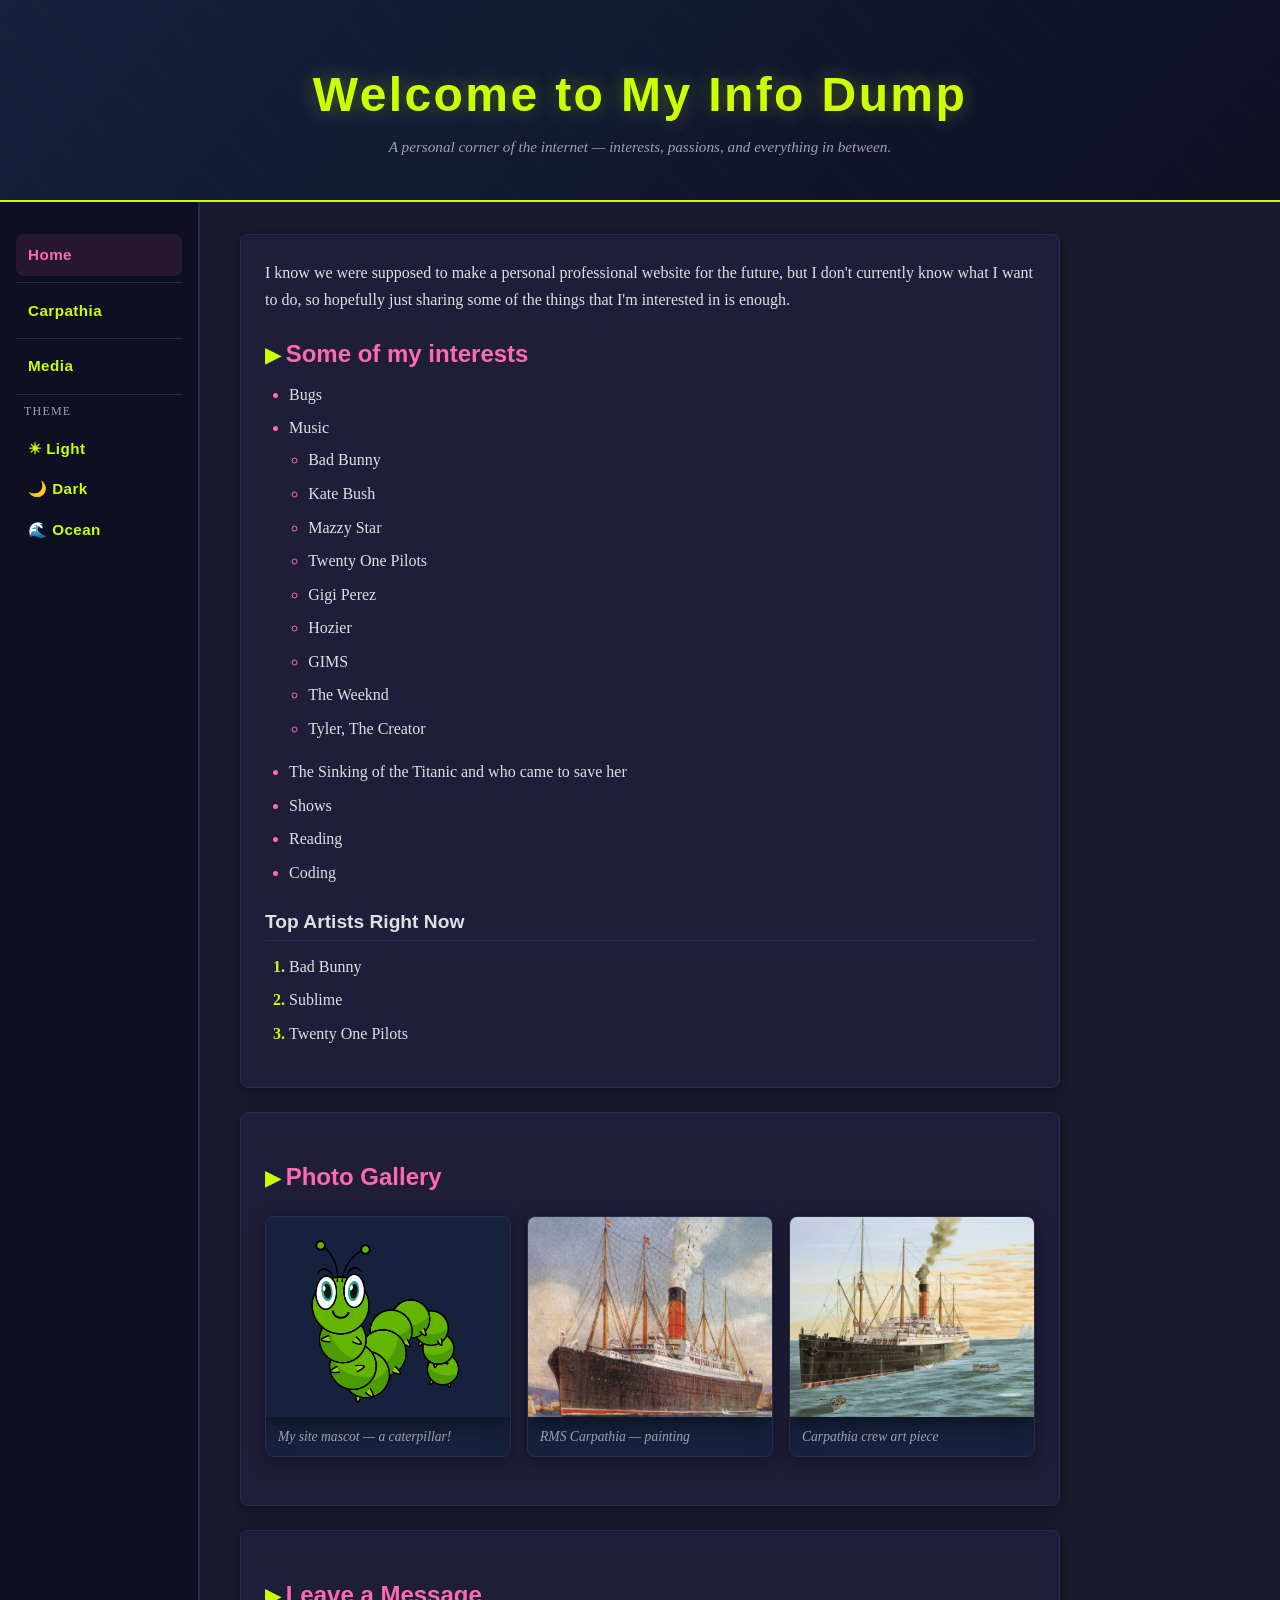
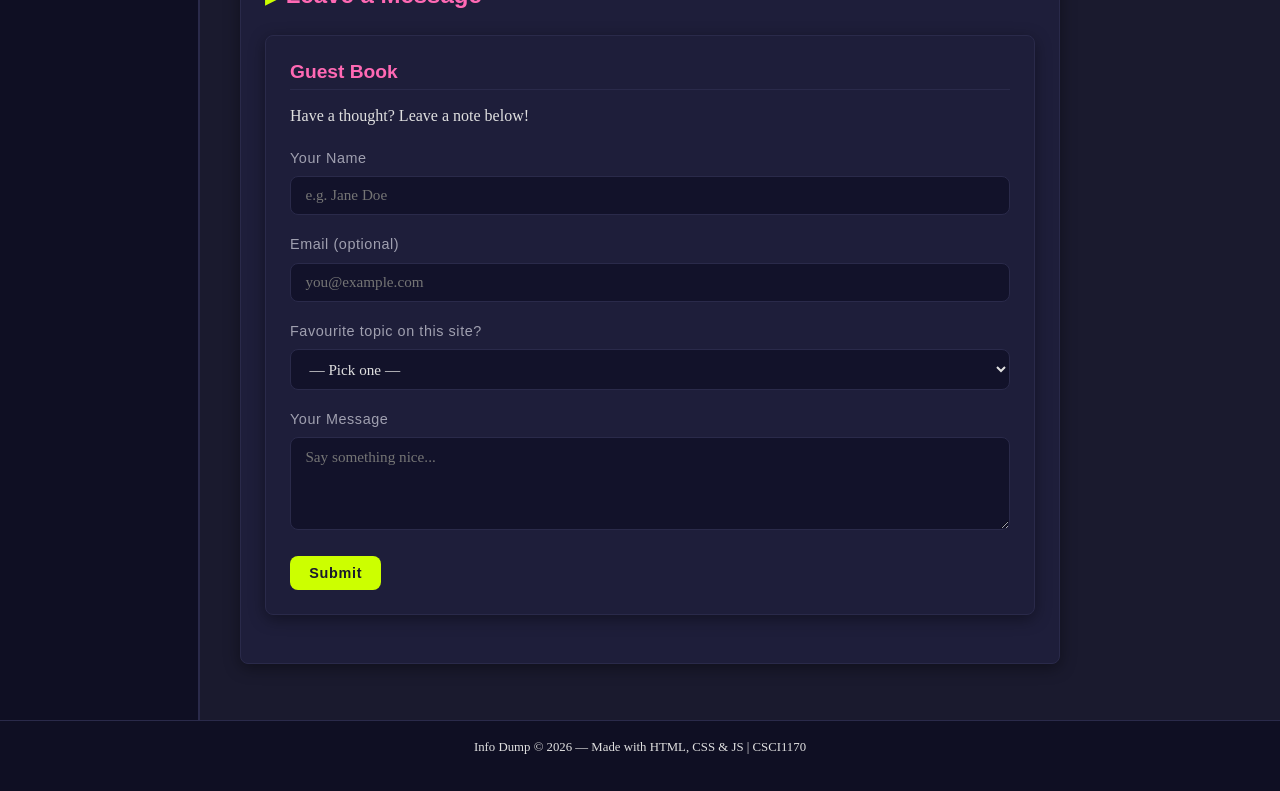
<file: index.html>
<!DOCTYPE html>
<html lang="en">
    <head>
        <meta charset="UTF-8">
        <meta name="viewport" content="width=device-width, initial-scale=1.0">
        <title>Info Dump — Home</title>
        <link rel="icon" type="image/png" href="images/Caterpillar.png">
        <link rel="stylesheet" href="style.css">
        <script src="main.js" defer></script>
    </head>
    <body>
        <div class="page-wrapper">

            <!-- Hero / Splash Section -->
            <header class="hero" role="banner">
                <h1>Welcome to My Info Dump</h1>
                <p class="subtitle">A personal corner of the internet — interests, passions, and everything in between.</p>
            </header>

            <div class="main-layout">

                <!-- Sidebar Navigation -->
                <nav class="sidebar" aria-label="Main navigation">
                    <ul>
                        <li><a id="homeLink" href="index.html" aria-current="page">Home</a></li>
                        <li><a id="carpathiaLink" href="page2.html">Carpathia</a></li>
                        <li><a id="mediaLink" href="page3.html">Media</a></li>
                        <li class="theme-label" aria-hidden="true">Theme</li>
                        <li><button onclick="setTheme('light')" aria-label="Switch to light mode">☀ Light</button></li>
                        <li><button onclick="setTheme('dark')" aria-label="Switch to dark mode">🌙 Dark</button></li>
                        <li><button onclick="setTheme('ocean')" aria-label="Switch to ocean mode">🌊 Ocean</button></li>
                    </ul>
                </nav>

                <!-- Main Content -->
                <main class="content-area" id="main-content">

                    <section>
                        <p>I know we were supposed to make a personal professional website for the future, but I don't currently know what I want to do, so hopefully just sharing some of the things that I'm interested in is enough.</p>

                        <h2>Some of my interests</h2>
                        <ul>
                            <li>Bugs</li>
                            <li>Music
                                <ul>
                                    <li>Bad Bunny</li>
                                    <li>Kate Bush</li>
                                    <li>Mazzy Star</li>
                                    <li>Twenty One Pilots</li>
                                    <li>Gigi Perez</li>
                                    <li>Hozier</li>
                                    <li>GIMS</li>
                                    <li>The Weeknd</li>
                                    <li>Tyler, The Creator</li>
                                </ul>
                            </li>
                            <li>The Sinking of the Titanic and who came to save her</li>
                            <li>Shows</li>
                            <li>Reading</li>
                            <li>Coding</li>
                        </ul>

                        <h3>Top Artists Right Now</h3>
                        <ol>
                            <li>Bad Bunny</li>
                            <li>Sublime</li>
                            <li>Twenty One Pilots</li>
                        </ol>
                    </section>

                    <!-- Photo Gallery (Grid) -->
                    <section>
                        <h2>Photo Gallery</h2>
                        <div class="photo-gallery" role="list" aria-label="Photo gallery">
                            <figure role="listitem">
                                <img src="images/Caterpillar.png" alt="A caterpillar, the site's favicon and mascot">
                                <figcaption>My site mascot — a caterpillar!</figcaption>
                            </figure>
                            <figure role="listitem">
                                <img src="images/carpathia1.jpg" alt="Painting of the RMS Carpathia at sea">
                                <figcaption>RMS Carpathia — painting</figcaption>
                            </figure>
                            <figure role="listitem">
                                <img src="images/carpathia2.jpg" alt="Large art piece depicting the Carpathia and its crew">
                                <figcaption>Carpathia crew art piece</figcaption>
                            </figure>
                        </div>
                    </section>

                    <!-- Contact Form -->
                    <section>
                        <h2>Leave a Message</h2>
                        <div class="form-container">
                            <h3>Guest Book</h3>
                            <p>Have a thought? Leave a note below!</p>
                            <div class="form-group">
                                <label for="guestName">Your Name</label>
                                <input type="text" id="guestName" name="guestName" placeholder="e.g. Jane Doe" autocomplete="name">
                            </div>
                            <div class="form-group">
                                <label for="guestEmail">Email (optional)</label>
                                <input type="email" id="guestEmail" name="guestEmail" placeholder="you@example.com" autocomplete="email">
                            </div>
                            <div class="form-group">
                                <label for="favTopic">Favourite topic on this site?</label>
                                <select id="favTopic" name="favTopic" aria-label="Select favourite topic">
                                    <option value="">— Pick one —</option>
                                    <option value="carpathia">The Carpathia</option>
                                    <option value="music">Music</option>
                                    <option value="bugs">Bugs</option>
                                    <option value="media">Media</option>
                                </select>
                            </div>
                            <div class="form-group">
                                <label for="guestMessage">Your Message</label>
                                <textarea id="guestMessage" name="guestMessage" rows="4" placeholder="Say something nice..."></textarea>
                            </div>
                            <button type="button" onclick="submitGuestBook()" aria-label="Submit guest book entry">Submit</button>
                            <p id="formResult" role="alert" aria-live="polite" style="margin-top:0.75rem; color: var(--accent); display:none;"></p>
                        </div>
                    </section>

                </main>
            </div>

            <footer>
                <p>Info Dump &copy; 2026 &mdash; Made with HTML, CSS &amp; JS | CSCI1170</p>
            </footer>
        </div>

        <script>
            function submitGuestBook() {
                const name = document.getElementById('guestName').value.trim();
                const msg = document.getElementById('guestMessage').value.trim();
                const result = document.getElementById('formResult');

                if (!name) {
                    result.style.display = 'block';
                    result.style.color = 'var(--accent-pink)';
                    result.textContent = 'Please enter your name!';
                    return;
                }
                if (!msg) {
                    result.style.display = 'block';
                    result.style.color = 'var(--accent-pink)';
                    result.textContent = 'Please write a message!';
                    return;
                }
                result.style.display = 'block';
                result.style.color = 'var(--accent)';
                result.textContent = `Thanks, ${name}! Your message has been received 🎉`;
                document.getElementById('guestName').value = '';
                document.getElementById('guestEmail').value = '';
                document.getElementById('guestMessage').value = '';
                document.getElementById('favTopic').value = '';
            }
        </script>
    </body>
</html>
</file>
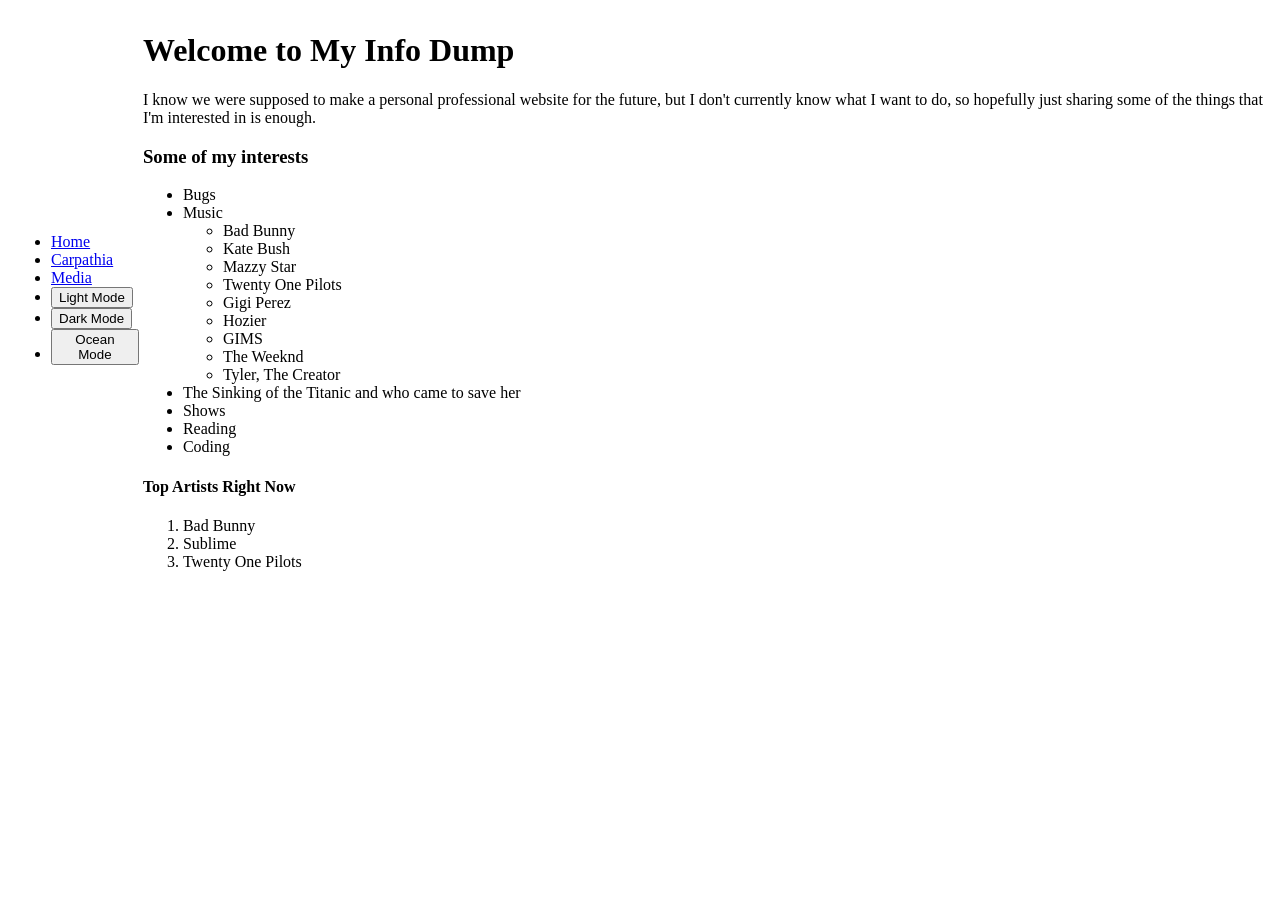
<file: page1.html>
<!DOCTYPE html>
<html lang="en">
    <head>
        <meta charset="UTF-8">
        <meta name="viewport" content="width=device-width, initial-scale=1.0">
        <title>Info Dump</title>
        <link rel="icon" type="image/png" href="images/Caterpillar.png">
        <script src="main.js" defer></script>
    </head>
    <body>
        <table>
            <tr>
                <td>
                    <nav>
                        <ul>
                            <li><a id="homeLink" href="page1.html">Home</a></li>
                            <li><a id="carpathiaLink" href="page2.html">Carpathia</a></li>
                            <li><a id="mediaLink" href="page3.html">Media</a></li>
                            <li><button onclick="setTheme('light')">Light Mode</button></li>
                            <li><button onclick="setTheme('dark')">Dark Mode</button></li>
                            <li><button onclick="setTheme('ocean')">Ocean Mode</button></li>
                        </ul>
                    </nav>
                </td>
                <td>
                    <h1>Welcome to My Info Dump</h1>
                    <p>I know we were supposed to make a personal professional website for the future, but I don't currently know what I want to do, so hopefully just sharing some of the things that I'm interested in is enough.</p>

                    <h3>Some of my interests</h3>
                    <ul>
                        <li>Bugs</li>
                        <li>Music
                            <ul>
                                <li>Bad Bunny</li>
                                <li>Kate Bush</li>
                                <li>Mazzy Star</li>
                                <li>Twenty One Pilots</li>
                                <li>Gigi Perez</li>
                                <li>Hozier</li>
                                <li>GIMS</li>
                                <li>The Weeknd</li>
                                <li>Tyler, The Creator</li>
                            </ul>
                        </li>
                        <li>The Sinking of the Titanic and who came to save her</li>
                        <li>Shows</li>
                        <li>Reading</li>
                        <li>Coding</li>
                    </ul>
                    <h4>Top Artists Right Now</h4>
                    <ol>
                        <li>Bad Bunny</li>
                        <li>Sublime</li>
                        <li>Twenty One Pilots</li>
                    </ol>
                </td>
            </tr>
        </table>
    </body>
</html>
</file>
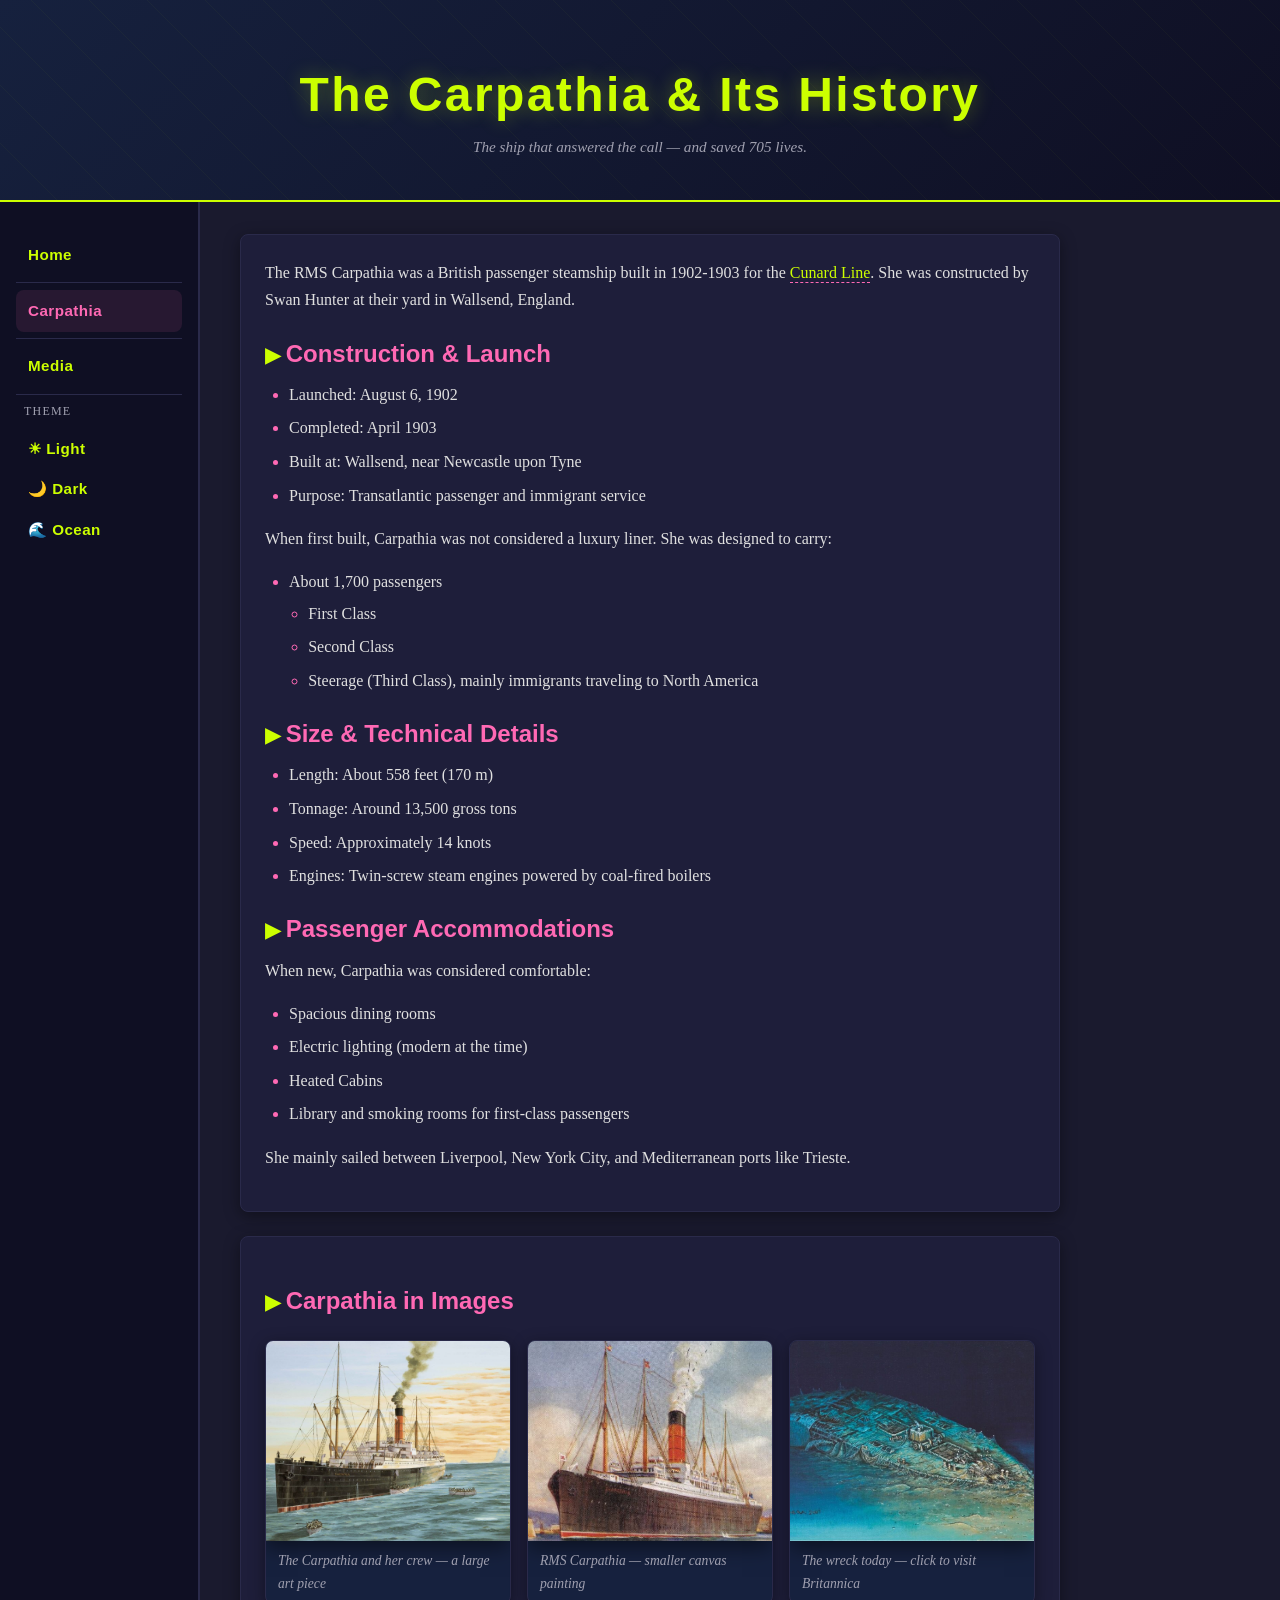
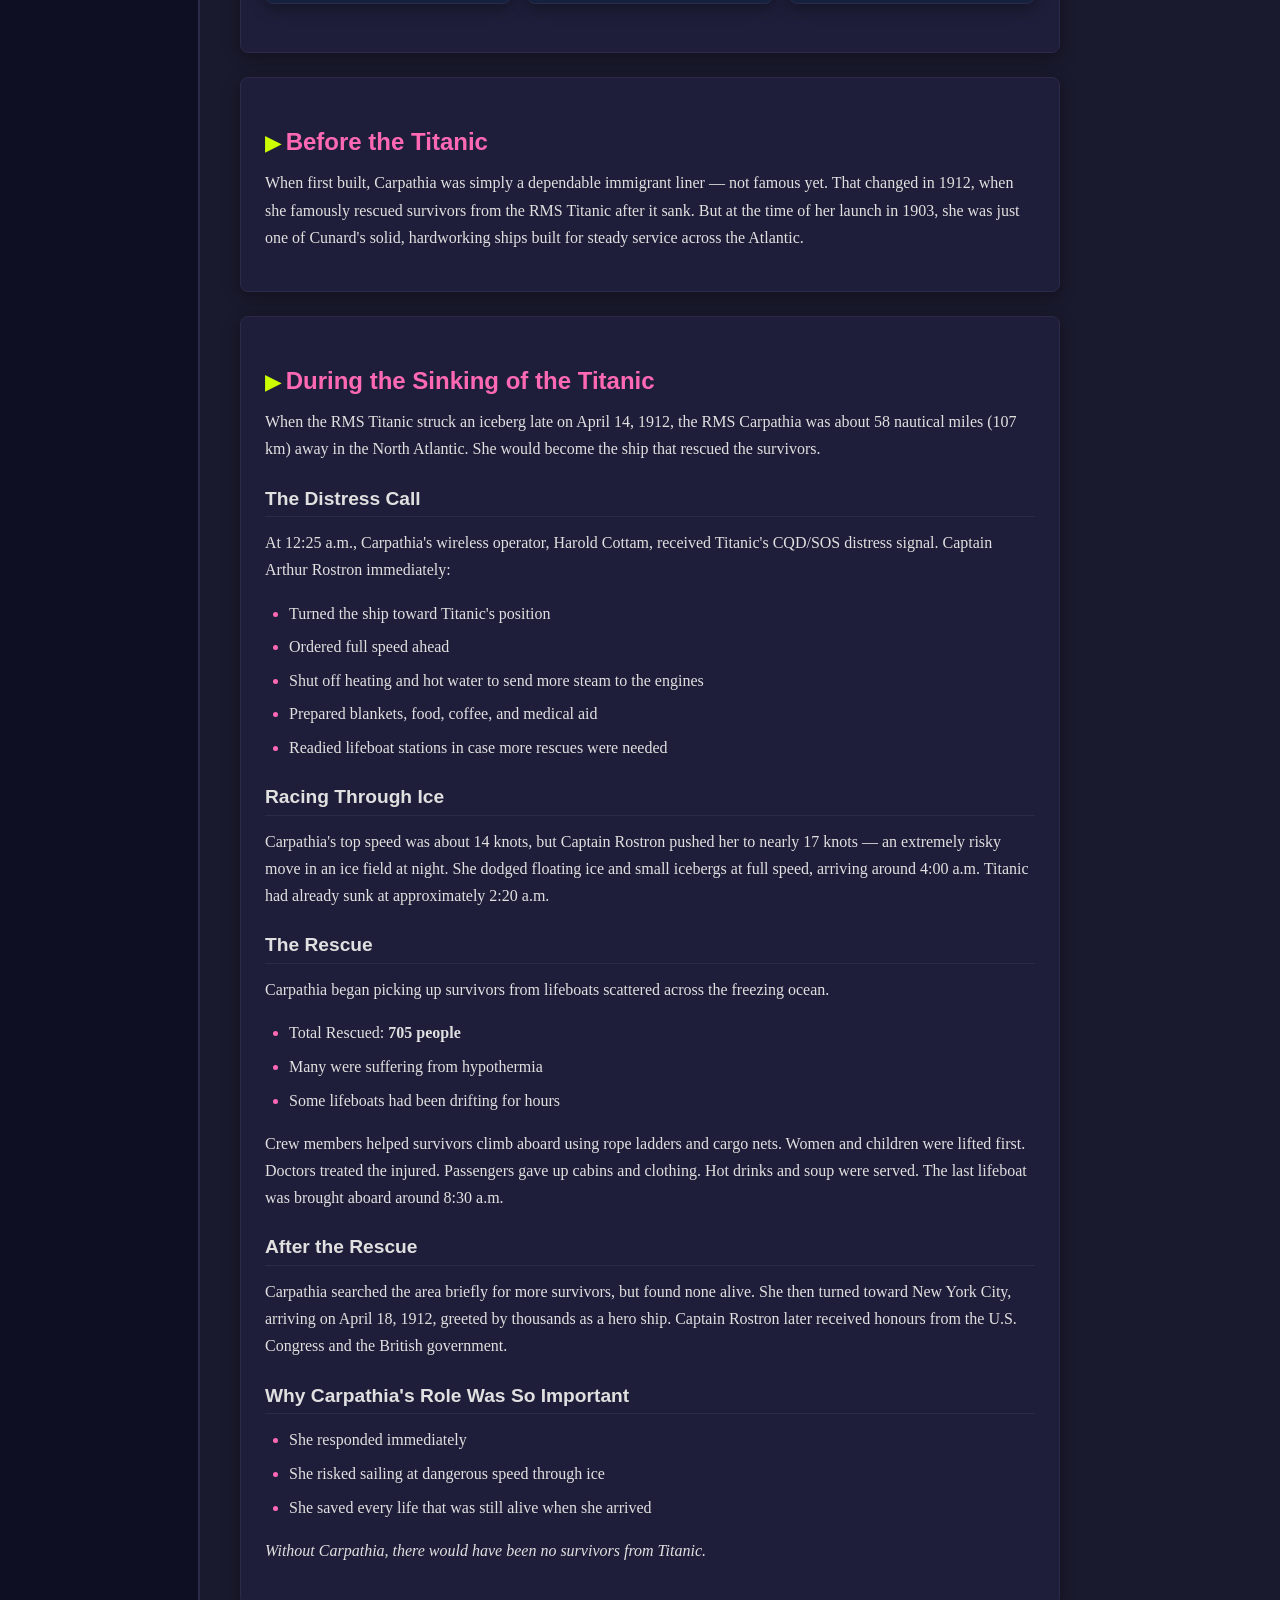
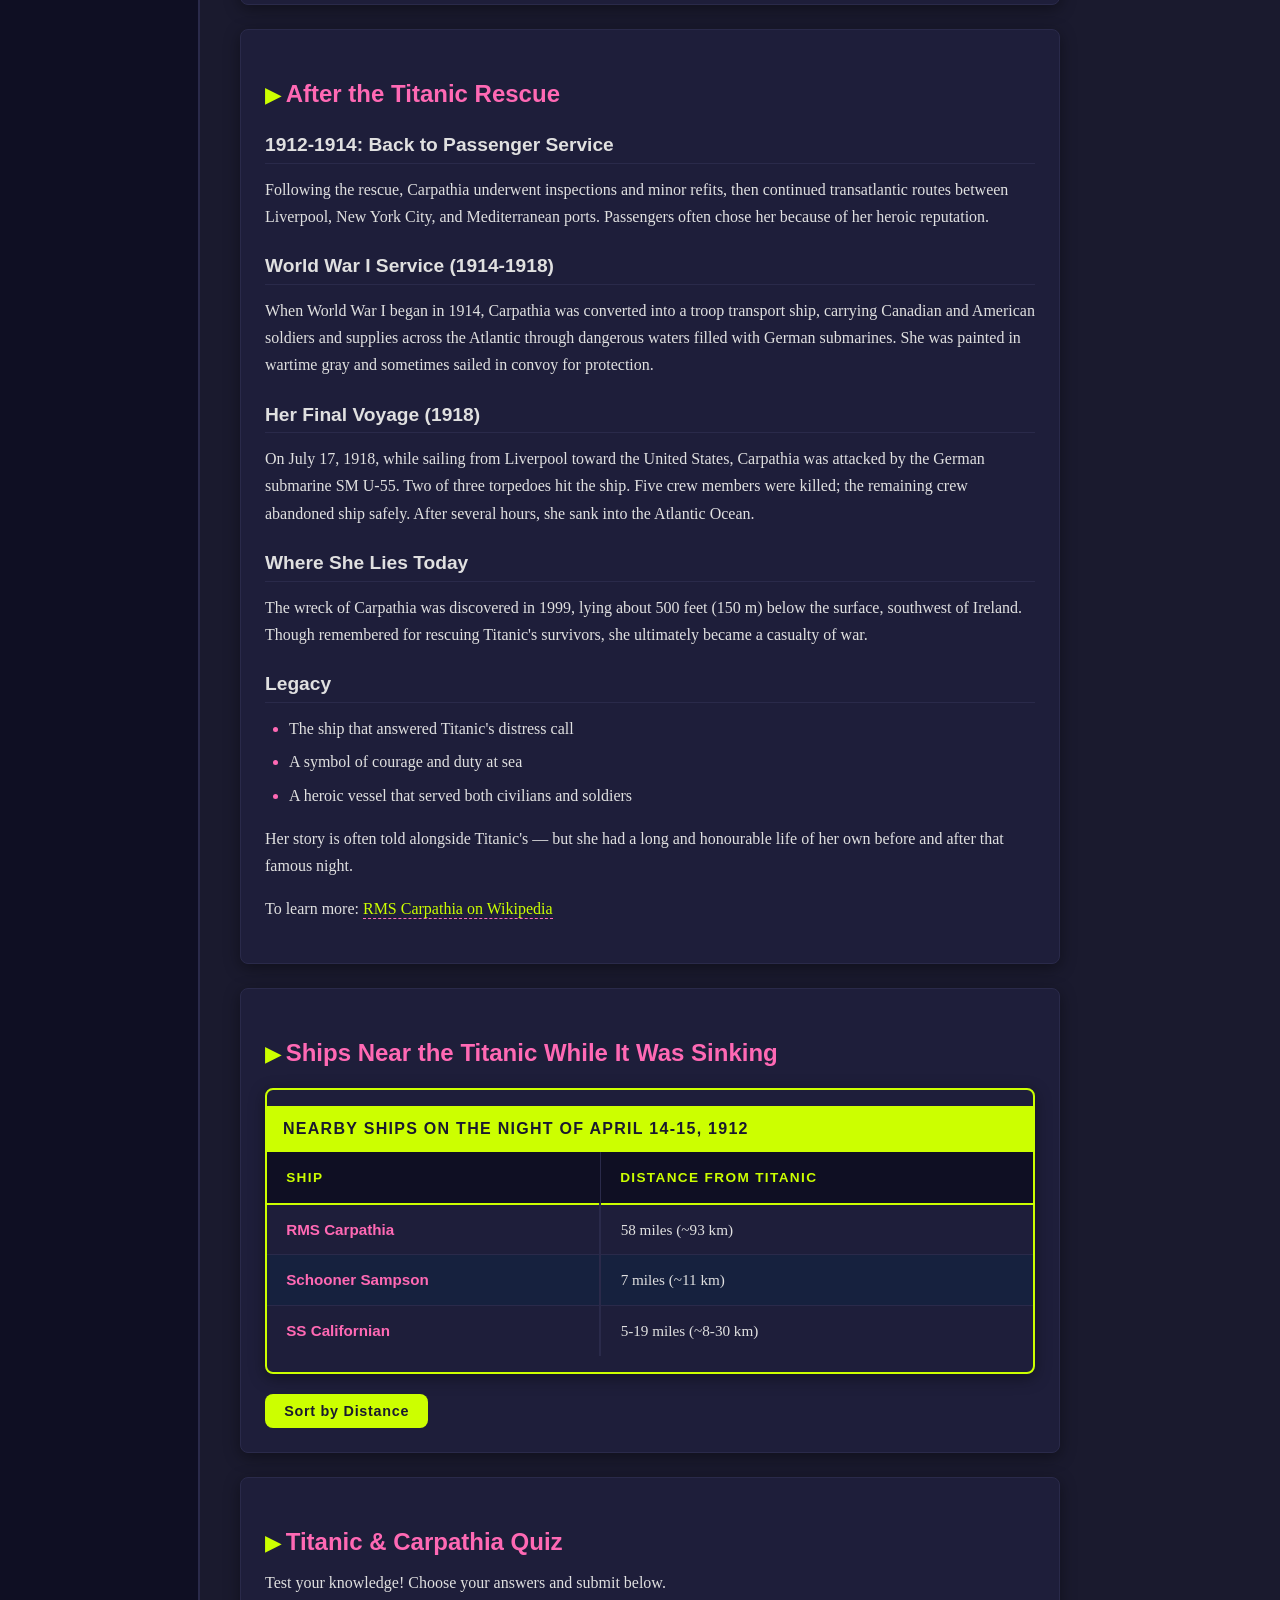
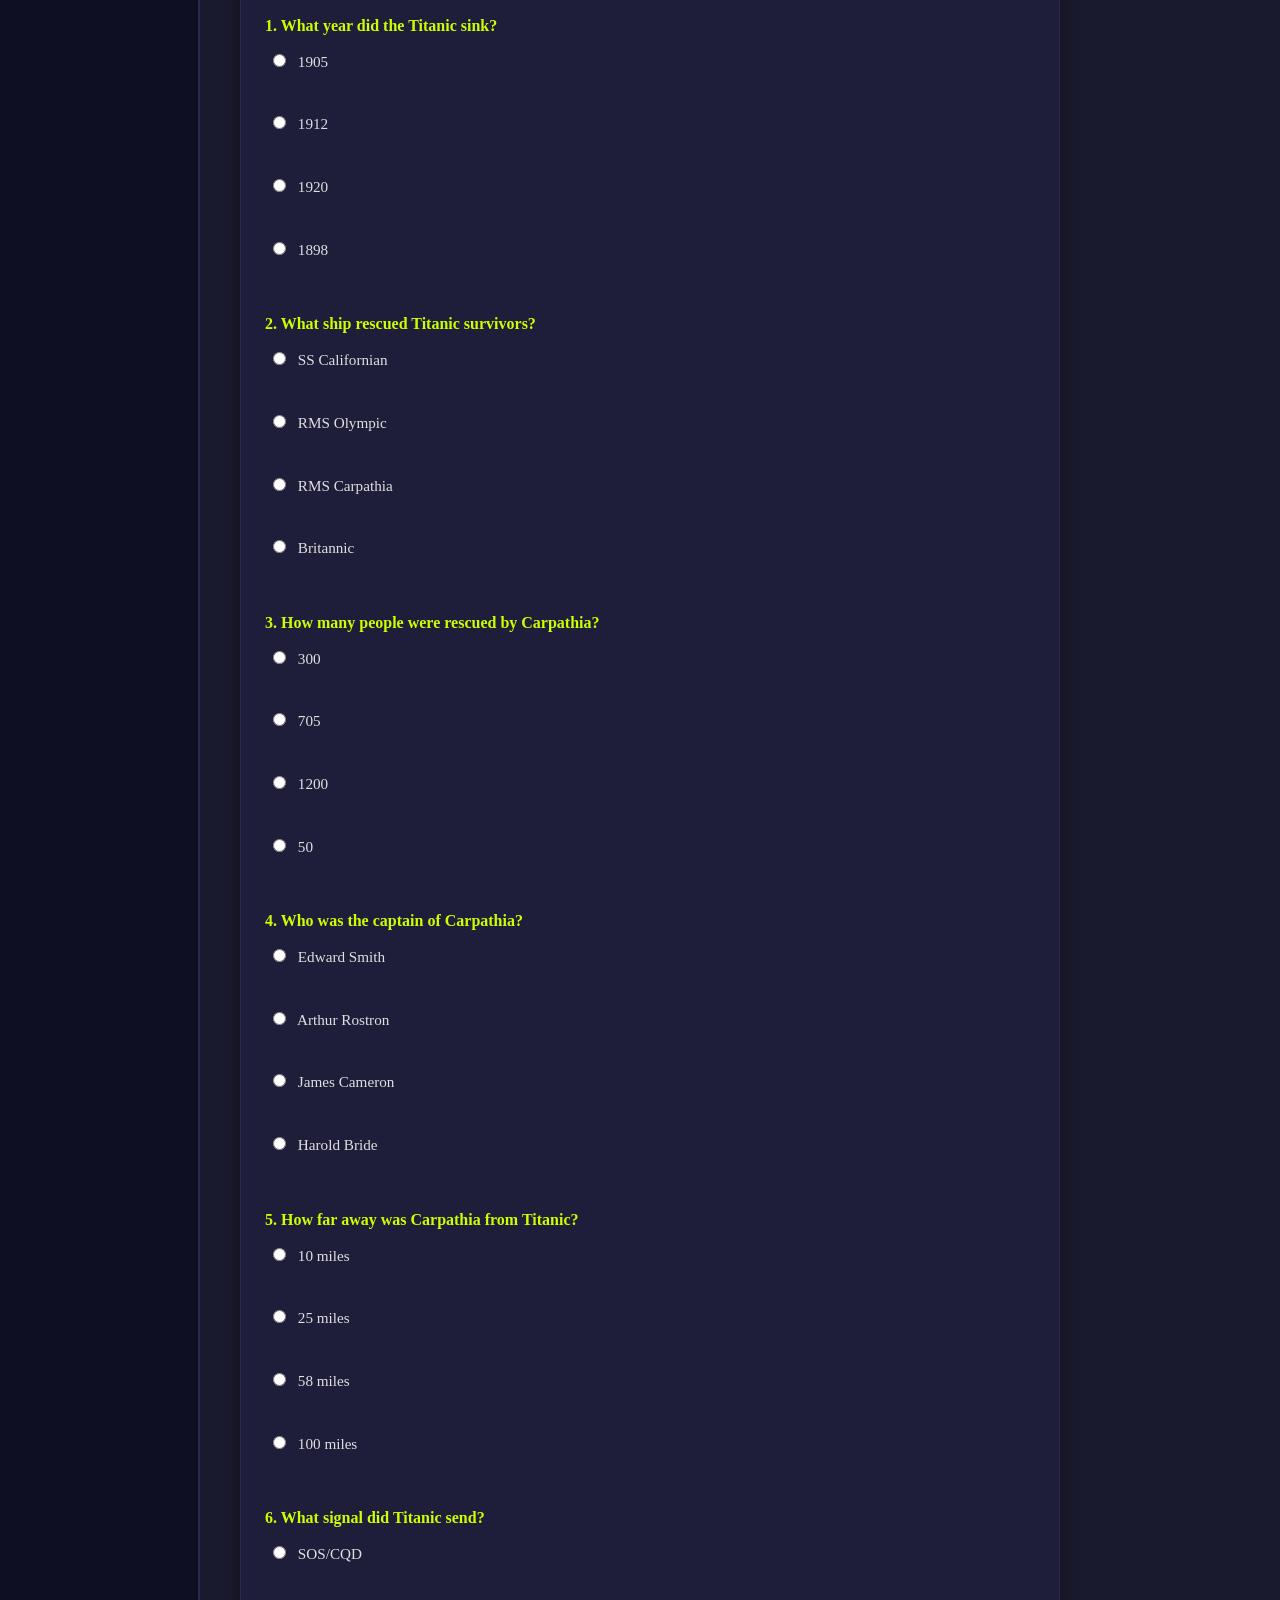
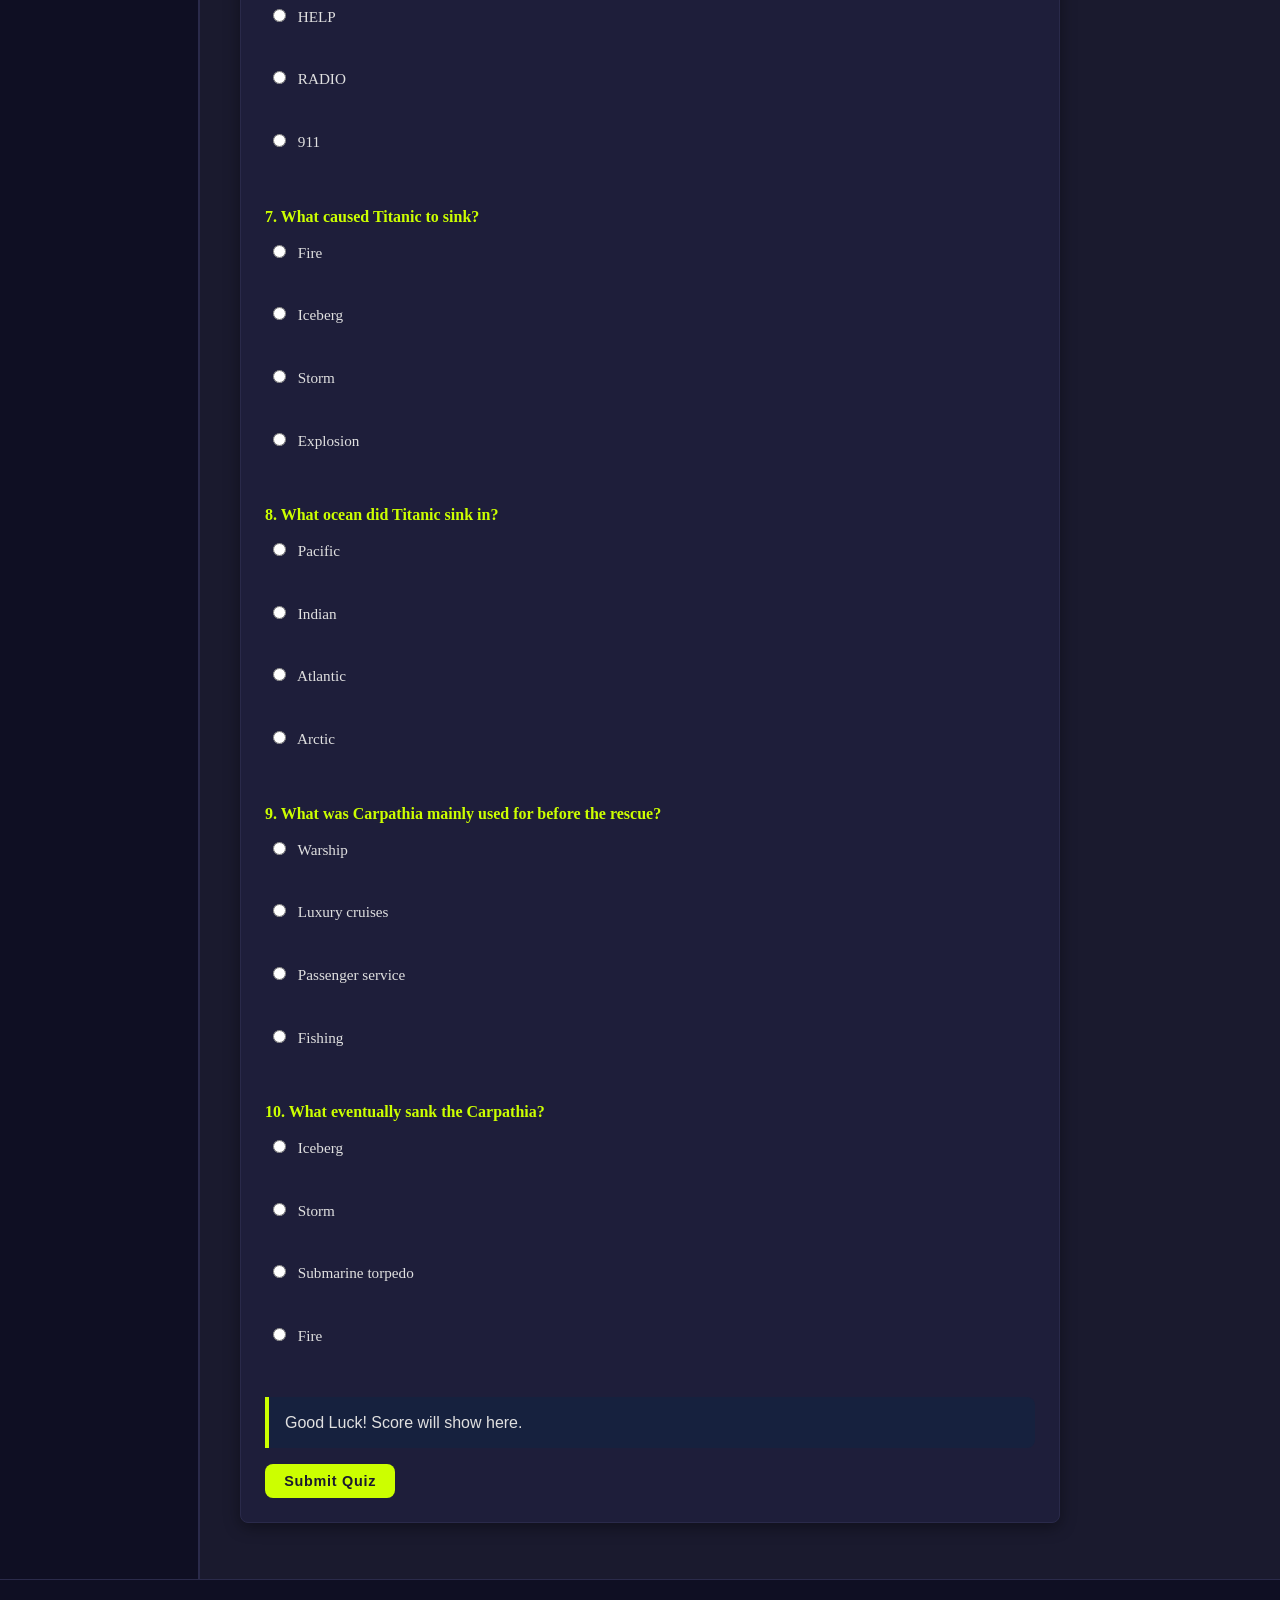
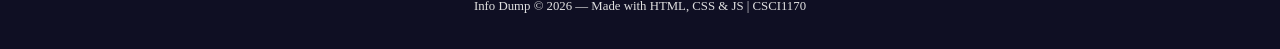
<file: page2.html>
<!DOCTYPE html>
<html lang="en">
    <head>
        <meta charset="UTF-8">
        <meta name="viewport" content="width=device-width, initial-scale=1.0">
        <title>Info Dump — The Carpathia</title>
        <link rel="icon" type="image/png" href="images/Caterpillar.png">
        <link rel="stylesheet" href="style.css">
        <script src="main.js" defer></script>
    </head>
    <body>
        <div class="page-wrapper">

            <!-- Hero / Splash Section -->
            <header class="hero" role="banner">
                <h1>The Carpathia &amp; Its History</h1>
                <p class="subtitle">The ship that answered the call — and saved 705 lives.</p>
            </header>

            <div class="main-layout">

                <!-- Sidebar Navigation -->
                <nav class="sidebar" aria-label="Main navigation">
                    <ul>
                        <li><a id="homeLink" href="index.html">Home</a></li>
                        <li><a id="carpathiaLink" href="page2.html" aria-current="page">Carpathia</a></li>
                        <li><a id="mediaLink" href="page3.html">Media</a></li>
                        <li class="theme-label" aria-hidden="true">Theme</li>
                        <li><button onclick="setTheme('light')" aria-label="Switch to light mode">☀ Light</button></li>
                        <li><button onclick="setTheme('dark')" aria-label="Switch to dark mode">🌙 Dark</button></li>
                        <li><button onclick="setTheme('ocean')" aria-label="Switch to ocean mode">🌊 Ocean</button></li>
                    </ul>
                </nav>

                <!-- Main Content -->
                <main class="content-area" id="main-content">

                    <!-- Construction section -->
                    <section>
                        <p>The RMS Carpathia was a British passenger steamship built in 1902-1903 for the <a href="https://www.cunard.com/en-us/cunard-stories/180-years-of-cunard">Cunard Line</a>. She was constructed by Swan Hunter at their yard in Wallsend, England.</p>

                        <h2>Construction &amp; Launch</h2>
                        <ul>
                            <li>Launched: August 6, 1902</li>
                            <li>Completed: April 1903</li>
                            <li>Built at: Wallsend, near Newcastle upon Tyne</li>
                            <li>Purpose: Transatlantic passenger and immigrant service</li>
                        </ul>

                        <p>When first built, Carpathia was not considered a luxury liner. She was designed to carry:</p>
                        <ul>
                            <li>About 1,700 passengers
                                <ul>
                                    <li>First Class</li>
                                    <li>Second Class</li>
                                    <li>Steerage (Third Class), mainly immigrants traveling to North America</li>
                                </ul>
                            </li>
                        </ul>

                        <h2>Size &amp; Technical Details</h2>
                        <ul>
                            <li>Length: About 558 feet (170 m)</li>
                            <li>Tonnage: Around 13,500 gross tons</li>
                            <li>Speed: Approximately 14 knots</li>
                            <li>Engines: Twin-screw steam engines powered by coal-fired boilers</li>
                        </ul>

                        <h2>Passenger Accommodations</h2>
                        <p>When new, Carpathia was considered comfortable:</p>
                        <ul>
                            <li>Spacious dining rooms</li>
                            <li>Electric lighting (modern at the time)</li>
                            <li>Heated Cabins</li>
                            <li>Library and smoking rooms for first-class passengers</li>
                        </ul>
                        <p>She mainly sailed between Liverpool, New York City, and Mediterranean ports like Trieste.</p>
                    </section>

                    <!-- Photo Gallery -->
                    <section>
                        <h2>Carpathia in Images</h2>
                        <div class="photo-gallery" role="list" aria-label="Carpathia photo gallery">
                            <figure role="listitem">
                                <img src="images/carpathia2.jpg" alt="Large art piece of the Carpathia and crew">
                                <figcaption>The Carpathia and her crew — a large art piece</figcaption>
                            </figure>
                            <figure role="listitem">
                                <img src="images/carpathia1.jpg" alt="Painting of the RMS Carpathia on a small canvas">
                                <figcaption>RMS Carpathia — smaller canvas painting</figcaption>
                            </figure>
                            <figure role="listitem">
                                <a href="https://www.britannica.com/topic/Carpathia" aria-label="View Britannica article on Carpathia (opens in new tab)" target="_blank" rel="noopener">
                                    <img src="images/carpathia3.jpg" alt="Photo of the sunken Carpathia wreck on the ocean floor — click to visit Britannica">
                                </a>
                                <figcaption>The wreck today — click to visit Britannica</figcaption>
                            </figure>
                        </div>
                    </section>

                    <!-- Before Titanic -->
                    <section>
                        <h2>Before the Titanic</h2>
                        <p>When first built, Carpathia was simply a dependable immigrant liner — not famous yet. That changed in 1912, when she famously rescued survivors from the RMS Titanic after it sank. But at the time of her launch in 1903, she was just one of Cunard's solid, hardworking ships built for steady service across the Atlantic.</p>
                    </section>

                    <!-- During the sinking -->
                    <section>
                        <h2>During the Sinking of the Titanic</h2>
                        <p>When the RMS Titanic struck an iceberg late on April 14, 1912, the RMS Carpathia was about 58 nautical miles (107 km) away in the North Atlantic. She would become the ship that rescued the survivors.</p>

                        <h3>The Distress Call</h3>
                        <p>At 12:25 a.m., Carpathia's wireless operator, Harold Cottam, received Titanic's CQD/SOS distress signal. Captain Arthur Rostron immediately:</p>
                        <ul>
                            <li>Turned the ship toward Titanic's position</li>
                            <li>Ordered full speed ahead</li>
                            <li>Shut off heating and hot water to send more steam to the engines</li>
                            <li>Prepared blankets, food, coffee, and medical aid</li>
                            <li>Readied lifeboat stations in case more rescues were needed</li>
                        </ul>

                        <h3>Racing Through Ice</h3>
                        <p>Carpathia's top speed was about 14 knots, but Captain Rostron pushed her to nearly 17 knots — an extremely risky move in an ice field at night. She dodged floating ice and small icebergs at full speed, arriving around 4:00 a.m. Titanic had already sunk at approximately 2:20 a.m.</p>

                        <h3>The Rescue</h3>
                        <p>Carpathia began picking up survivors from lifeboats scattered across the freezing ocean.</p>
                        <ul>
                            <li>Total Rescued: <strong>705 people</strong></li>
                            <li>Many were suffering from hypothermia</li>
                            <li>Some lifeboats had been drifting for hours</li>
                        </ul>
                        <p>Crew members helped survivors climb aboard using rope ladders and cargo nets. Women and children were lifted first. Doctors treated the injured. Passengers gave up cabins and clothing. Hot drinks and soup were served. The last lifeboat was brought aboard around 8:30 a.m.</p>

                        <h3>After the Rescue</h3>
                        <p>Carpathia searched the area briefly for more survivors, but found none alive. She then turned toward New York City, arriving on April 18, 1912, greeted by thousands as a hero ship. Captain Rostron later received honours from the U.S. Congress and the British government.</p>

                        <h3>Why Carpathia's Role Was So Important</h3>
                        <ul>
                            <li>She responded immediately</li>
                            <li>She risked sailing at dangerous speed through ice</li>
                            <li>She saved every life that was still alive when she arrived</li>
                        </ul>
                        <p><em>Without Carpathia, there would have been no survivors from Titanic.</em></p>
                    </section>

                    <!-- After rescue -->
                    <section>
                        <h2>After the Titanic Rescue</h2>

                        <h3>1912-1914: Back to Passenger Service</h3>
                        <p>Following the rescue, Carpathia underwent inspections and minor refits, then continued transatlantic routes between Liverpool, New York City, and Mediterranean ports. Passengers often chose her because of her heroic reputation.</p>

                        <h3>World War I Service (1914-1918)</h3>
                        <p>When World War I began in 1914, Carpathia was converted into a troop transport ship, carrying Canadian and American soldiers and supplies across the Atlantic through dangerous waters filled with German submarines. She was painted in wartime gray and sometimes sailed in convoy for protection.</p>

                        <h3>Her Final Voyage (1918)</h3>
                        <p>On July 17, 1918, while sailing from Liverpool toward the United States, Carpathia was attacked by the German submarine SM U-55. Two of three torpedoes hit the ship. Five crew members were killed; the remaining crew abandoned ship safely. After several hours, she sank into the Atlantic Ocean.</p>

                        <h3>Where She Lies Today</h3>
                        <p>The wreck of Carpathia was discovered in 1999, lying about 500 feet (150 m) below the surface, southwest of Ireland. Though remembered for rescuing Titanic's survivors, she ultimately became a casualty of war.</p>

                        <h3>Legacy</h3>
                        <ul>
                            <li>The ship that answered Titanic's distress call</li>
                            <li>A symbol of courage and duty at sea</li>
                            <li>A heroic vessel that served both civilians and soldiers</li>
                        </ul>
                        <p>Her story is often told alongside Titanic's — but she had a long and honourable life of her own before and after that famous night.</p>

                        <p>To learn more: <a href="https://en.wikipedia.org/wiki/RMS_Carpathia">RMS Carpathia on Wikipedia</a></p>
                    </section>

                    <!-- Distance Table -->
                    <section>
                        <h2>Ships Near the Titanic While It Was Sinking</h2>
                        <div class="table-wrapper">
                        <table id="distanceTable" aria-label="Ships near the Titanic and their distances">
                                <caption>Nearby Ships on the Night of April 14-15, 1912</caption>
                            <thead>
                                <tr>
                                    <th scope="col">Ship</th>
                                    <th scope="col">Distance from Titanic</th>
                                </tr>
                            </thead>
                            <tbody>
                                <tr>
                                    <td>RMS Carpathia</td>
                                    <td>58 miles (~93 km)</td>
                                </tr>
                                <tr>
                                    <td>Schooner Sampson</td>
                                    <td>7 miles (~11 km)</td>
                                </tr>
                                <tr>
                                    <td>SS Californian</td>
                                    <td>5-19 miles (~8-30 km)</td>
                                </tr>
                            </tbody>
                        </table>
                        </div>
                        <button type="button" onclick="sortTable()" aria-label="Sort table by distance from closest to farthest">Sort by Distance</button>
                    </section>

                    <!-- Quiz -->
                    <section>
                        <h2>Titanic &amp; Carpathia Quiz</h2>
                        <p>Test your knowledge! Choose your answers and submit below.</p>
                        <div id="quiz" aria-label="Titanic and Carpathia quiz questions"></div>
                        <p id="result" role="alert" aria-live="polite">Good Luck! Score will show here.</p>
                        <button type="button" onclick="submitQuiz()" aria-label="Submit quiz answers">Submit Quiz</button>
                    </section>

                </main>
            </div>

            <footer>
                <p>Info Dump &copy; 2026 &mdash; Made with HTML, CSS &amp; JS | CSCI1170</p>
            </footer>
        </div>

        <script>
            function sortTable() {
                const table = document.getElementById("distanceTable");
                let rows = Array.from(table.tBodies[0].rows).filter(row => row.cells.length > 1);

                rows.sort((a, b) => {
                    let aVal = parseInt(a.cells[1].innerText.match(/\d+/)[0]);
                    let bVal = parseInt(b.cells[1].innerText.match(/\d+/)[0]);
                    return aVal - bVal;
                });

                rows.forEach(row => table.tBodies[0].appendChild(row));
                alert("Table sorted from closest to farthest!");
            }
        </script>
    </body>
</html>
</file>
<file: style.css>
* {
    box-sizing: border-box;
    margin: 0;
    padding: 0;
}

:root {
    --bg: #1a1a2e;
    --bg-secondary: #16213e;
    --text: #e0e0e0;
    --text-muted: #a0a0b0;
    --accent: #CCFF00;
    --accent-pink: #FF69B4;
    --nav-bg: #0f0f23;
    --card-bg: #1e1e3a;
    --border: #2a2a4a;
    --link: #CCFF00;
    --link-hover: #FF69B4;
    --table-hover: #2a4a2a;
    --input-bg: #12122a;
    --font-body: 'Georgia', serif;
    --font-heading: 'Trebuchet MS', 'Lucida Grande', sans-serif;
    --radius: 8px;
    --shadow: 0 4px 16px rgba(0,0,0,0.4);
}

body.theme-light {
    --bg: #f5f5f0;
    --bg-secondary: #ebebeb;
    --text: #1a1a2e;
    --text-muted: #555570;
    --nav-bg: #e0e0d8;
    --card-bg: #ffffff;
    --border: #cccccc;
    --link: #007700;
    --link-hover: #cc0066;
    --table-hover: #c8f0c8;
    --input-bg: #fafafa;
}

body.theme-ocean {
    --bg: #0e3d59;
    --bg-secondary: #0a2e44;
    --text: #f1f2f6;
    --text-muted: #b0c4d8;
    --nav-bg: #072233;
    --card-bg: #103a54;
    --border: #1a5070;
    --link: #7ec8e3;
    --link-hover: #ffd700;
    --table-hover: #1a4a6a;
    --input-bg: #082030;
}

html {
    scroll-behavior: smooth;
}

body {
    background-color: var(--bg);
    color: var(--text);
    font-family: var(--font-body);
    font-size: 16px;
    line-height: 1.7;
    transition: background-color 0.3s ease, color 0.3s ease;
    min-height: 100vh;
}

.page-wrapper {
    display: flex;
    flex-direction: column;
    min-height: 100vh;
}

.hero {
    background: linear-gradient(135deg, var(--bg-secondary) 0%, var(--nav-bg) 100%);
    border-bottom: 2px solid var(--accent);
    padding: 2.5rem 2rem 1.5rem;
    text-align: center;
    position: relative;
    overflow: hidden;
}

.hero::before {
    content: '';
    position: absolute;
    inset: 0;
    background: repeating-linear-gradient(
        45deg,
        transparent,
        transparent 40px,
        rgba(204,255,0,0.03) 40px,
        rgba(204,255,0,0.03) 41px
    );
    pointer-events: none;
}

.hero h1 {
    font-size: clamp(1.8rem, 5vw, 3rem);
    color: var(--accent);
    font-family: var(--font-heading);
    letter-spacing: 0.05em;
    text-shadow: 0 0 20px rgba(204,255,0,0.3);
    margin-bottom: 0.5rem;
}

.hero p.subtitle {
    color: var(--text-muted);
    font-size: 0.95rem;
    font-style: italic;
}

.main-layout {
    display: flex;
    flex: 1;
    gap: 0;
}

nav.sidebar {
    background-color: var(--nav-bg);
    border-right: 2px solid var(--border);
    padding: 2rem 1rem;
    min-width: 180px;
    width: 200px;
    flex-shrink: 0;
    display: flex;
    flex-direction: column;
    gap: 0.5rem;
}

nav.sidebar > ul > li {
    list-style: none;
    margin-bottom: 0.4rem;
}

nav.sidebar > ul > li + li {
    border-top: 1px solid var(--border);
    padding-top: 0.4rem;
}

nav.sidebar ul {
    list-style: none;
    padding: 0;
}

a[href^="http"] {
    border-bottom: 1px dashed var(--accent-pink);
    padding-bottom: 1px;
}

a[href^="http"]:hover {
    border-bottom-color: var(--link-hover);
}

nav.sidebar a,
nav.sidebar button {
    display: block;
    width: 100%;
    padding: 0.5rem 0.75rem;
    border-radius: var(--radius);
    font-size: 0.95rem;
    font-family: var(--font-heading);
    font-weight: 600;
    text-decoration: none;
    color: var(--link);
    background: none;
    border: none;
    cursor: pointer;
    text-align: left;
    transition: background-color 0.2s ease, color 0.2s ease, transform 0.1s ease;
    letter-spacing: 0.03em;
}

nav.sidebar a:hover,
nav.sidebar button:hover {
    background-color: var(--border);
    color: var(--link-hover);
    transform: translateX(3px);
}

nav.sidebar a.active {
    color: var(--accent-pink);
    font-weight: 700;
    background-color: rgba(255,105,180,0.1);
}

.theme-label {
    color: var(--text-muted);
    font-size: 0.75rem;
    text-transform: uppercase;
    letter-spacing: 0.1em;
    padding: 0.75rem 0.5rem 0.25rem;
}

.theme-label ~ li {
    border-top: none !important;
    padding-top: 0 !important;
}

.content-area {
    flex: 1;
    padding: 2rem 2.5rem;
    max-width: 900px;
}

h1, h2, h3, h4 {
    font-family: var(--font-heading);
    color: var(--accent);
    margin-bottom: 0.75rem;
    margin-top: 1.5rem;
    line-height: 1.3;
}

h1 { font-size: clamp(1.5rem, 4vw, 2.2rem); }
h2 { font-size: 1.5rem; color: var(--accent-pink); }
h3 { font-size: 1.2rem; color: var(--text); border-bottom: 1px solid var(--border); padding-bottom: 0.3rem; }
h4 { font-size: 1rem; color: var(--text-muted); }

h2::before {
    content: '▶ ';
    color: var(--accent);
    font-size: 0.85em;
}

p {
    margin-bottom: 1rem;
    color: var(--text);
}

a {
    color: var(--link);
    text-decoration: none;
    transition: color 0.2s ease;
}

a:hover {
    color: var(--link-hover);
    text-decoration: underline;
}

ul, ol {
    padding-left: 1.5rem;
    margin-bottom: 1rem;
}

li {
    margin-bottom: 0.4rem;
    color: var(--text);
}

ul ul {
    list-style-type: circle;
    margin-top: 0.3rem;
    padding-left: 1.2rem;
}

ul ul ul {
    list-style-type: square;
}

ol {
    list-style-type: decimal;
}

ol li::marker {
    color: var(--accent);
    font-weight: bold;
}

ul li::marker {
    color: var(--accent-pink);
}

section {
    background-color: var(--card-bg);
    border: 1px solid var(--border);
    border-radius: var(--radius);
    padding: 1.5rem;
    margin-bottom: 1.5rem;
    box-shadow: var(--shadow);
}

img {
    max-width: 100%;
    height: auto;
    border-radius: var(--radius);
    display: block;
    margin: 1rem auto;
    border: 3px solid var(--accent);
    padding: 4px;
    box-shadow: 0 6px 20px rgba(0,0,0,0.5);
    transition: transform 0.2s ease, box-shadow 0.2s ease;
}

img:hover {
    transform: scale(1.01);
    box-shadow: 0 8px 28px rgba(204,255,0,0.2);
}

.photo-gallery {
    display: grid;
    grid-template-columns: repeat(auto-fit, minmax(240px, 1fr));
    gap: 1rem;
    margin: 1.5rem 0;
}

.photo-gallery figure {
    background-color: var(--bg-secondary);
    border: 1px solid var(--border);
    border-radius: var(--radius);
    overflow: hidden;
    box-shadow: var(--shadow);
}

.photo-gallery img {
    margin: 0;
    border-radius: 0;
    border: none;
    padding: 0;
    width: 100%;
    object-fit: cover;
    height: 200px;
    display: block;
    transition: transform 0.3s ease;
}

.photo-gallery img:hover {
    transform: scale(1.05);
}

.photo-gallery figcaption {
    padding: 0.5rem 0.75rem;
    font-size: 0.85rem;
    color: var(--text-muted);
    font-style: italic;
}

.table-wrapper {
    overflow-x: auto;
    border-radius: var(--radius);
    box-shadow: var(--shadow);
    margin: 1.25rem 0;
    border: 2px solid var(--accent);
}

table {
    width: 100%;
    border-collapse: collapse;
    margin: 1rem 0;
    font-size: 0.95rem;
    min-width: 320px;
}

caption {
    caption-side: top;
    background-color: var(--accent);
    color: #1a1a2e;
    font-family: var(--font-heading);
    font-weight: 700;
    font-size: 1rem;
    letter-spacing: 0.08em;
    text-transform: uppercase;
    padding: 0.6rem 1rem;
    text-align: left;
}

thead {
    background-color: var(--nav-bg);
    border-bottom: 2px solid var(--accent);
}

th {
    color: var(--accent);
    font-family: var(--font-heading);
    font-size: 0.85rem;
    text-transform: uppercase;
    letter-spacing: 0.1em;
    padding: 0.85rem 1.2rem;
    text-align: left;
    border-right: 1px solid var(--border);
    white-space: nowrap;
}

th:last-child {
    border-right: none;
}

td {
    padding: 0.75rem 1.2rem;
    border-right: 1px solid var(--border);
    border-bottom: 1px solid var(--border);
    color: var(--text);
    vertical-align: middle;
}

td:last-child {
    border-right: none;
}

tbody tr:last-child td {
    border-bottom: none;
}

tbody tr:nth-child(even) td {
    background-color: var(--bg-secondary);
}

tbody tr:nth-child(odd) td {
    background-color: var(--card-bg);
}

#distanceTable tbody tr {
    transition: background-color 0.2s ease;
    cursor: pointer;
}

#distanceTable tbody tr:hover td {
    background-color: var(--table-hover);
    color: var(--accent);
}

#distanceTable td:first-child {
    font-weight: 700;
    font-family: var(--font-heading);
    color: var(--accent-pink);
    border-right: 2px solid var(--border);
}

button, .btn {
    background-color: var(--accent);
    color: #1a1a2e;
    border: none;
    padding: 0.55rem 1.2rem;
    border-radius: var(--radius);
    font-family: var(--font-heading);
    font-weight: 700;
    font-size: 0.9rem;
    cursor: pointer;
    letter-spacing: 0.05em;
    transition: background-color 0.2s ease, transform 0.1s ease;
}

button:hover, .btn:hover {
    background-color: var(--accent-pink);
    color: #fff;
    transform: translateY(-1px);
}

button:active {
    transform: translateY(0);
}

.form-container {
    background-color: var(--card-bg);
    border: 1px solid var(--border);
    border-radius: var(--radius);
    padding: 1.5rem;
    margin: 1.5rem 0;
    box-shadow: var(--shadow);
}

.form-container h3 {
    margin-top: 0;
    color: var(--accent-pink);
}

.form-group {
    margin-bottom: 1.1rem;
}

.form-group label {
    display: block;
    margin-bottom: 0.35rem;
    font-family: var(--font-heading);
    font-size: 0.9rem;
    color: var(--text-muted);
    letter-spacing: 0.04em;
}

input[type="text"],
input[type="email"],
textarea {
    width: 100%;
    background-color: var(--input-bg);
    color: var(--text);
    border: 1px solid var(--border);
    border-radius: var(--radius);
    padding: 0.6rem 0.9rem;
    font-family: var(--font-body);
    font-size: 0.95rem;
    transition: border-color 0.2s ease, box-shadow 0.2s ease;
    resize: vertical;
}

input[type="text"]:focus,
input[type="email"]:focus,
textarea:focus {
    outline: none;
    border-color: var(--accent);
    box-shadow: 0 0 0 2px rgba(204,255,0,0.2);
}

select {
    width: 100%;
    background-color: var(--input-bg);
    color: var(--text);
    border: 1px solid var(--border);
    border-radius: var(--radius);
    padding: 0.6rem 0.9rem;
    font-family: var(--font-body);
    font-size: 0.95rem;
    cursor: pointer;
}

input[disabled] {
    opacity: 0.5;
    cursor: not-allowed;
}

#quiz {
    margin: 1rem 0;
}

#quiz p {
    font-weight: bold;
    color: var(--accent);
    margin-top: 1rem;
    margin-bottom: 0.3rem;
}

#quiz label {
    display: block;
    padding: 0.3rem 0.5rem;
    border-radius: 4px;
    cursor: pointer;
    transition: background-color 0.15s ease;
    font-size: 0.95rem;
}

#quiz label:hover {
    background-color: var(--border);
}

#quiz input[type="radio"] {
    accent-color: var(--accent);
    margin-right: 0.5rem;
}

#result {
    margin: 1rem 0;
    padding: 0.75rem 1rem;
    background-color: var(--bg-secondary);
    border-left: 4px solid var(--accent);
    border-radius: 0 var(--radius) var(--radius) 0;
    font-family: var(--font-heading);
    font-size: 1rem;
    color: var(--text);
}

audio, video {
    width: 100%;
    max-width: 600px;
    border-radius: var(--radius);
    margin: 1rem auto;
    display: block;
    border: 2px solid var(--border);
}

iframe {
    display: block;
    margin: 1rem auto;
    border-radius: var(--radius);
    border: 2px solid var(--border);
    max-width: 100%;
}

footer {
    background-color: var(--nav-bg);
    border-top: 1px solid var(--border);
    text-align: center;
    padding: 1rem;
    font-size: 0.8rem;
    color: var(--text-muted);
}

@media (max-width: 900px) {
    nav.sidebar {
        width: 160px;
        min-width: 140px;
        padding: 1.5rem 0.75rem;
    }

    .content-area {
        padding: 1.5rem 1.5rem;
    }

    .photo-gallery {
        grid-template-columns: repeat(2, 1fr);
    }

    .hero h1 {
        font-size: 1.8rem;
    }
}

@media (max-width: 600px) {
    .main-layout {
        flex-direction: column;
    }

    nav.sidebar {
        width: 100%;
        flex-direction: row;
        flex-wrap: wrap;
        padding: 0.75rem;
        border-right: none;
        border-bottom: 2px solid var(--border);
        gap: 0.25rem;
    }

    nav.sidebar > ul {
        display: flex;
        flex-wrap: wrap;
        gap: 0.25rem;
        width: 100%;
    }

    nav.sidebar > ul > li {
        margin-bottom: 0;
        flex: 0 0 auto;
    }

    nav.sidebar > ul > li + li {
        border-top: none;
        padding-top: 0;
    }

    nav.sidebar a,
    nav.sidebar button {
        padding: 0.4rem 0.6rem;
        font-size: 0.85rem;
        width: auto;
    }

    nav.sidebar a:hover,
    nav.sidebar button:hover {
        transform: none;
    }

    .theme-label {
        display: none;
    }

    .content-area {
        padding: 1rem;
    }

    .photo-gallery {
        grid-template-columns: 1fr;
    }

    .hero {
        padding: 1.5rem 1rem 1rem;
    }

    h2::before {
        content: '';
    }

    audio, video {
        max-width: 100%;
    }

    iframe {
        width: 100%;
        height: 220px;
    }

    .table-wrapper {
        border-radius: 0;
        border-left: none;
        border-right: none;
        margin-left: -1rem;
        margin-right: -1rem;
    }

    table {
        font-size: 0.85rem;
    }

    th, td {
        padding: 0.5rem 0.75rem;
        white-space: nowrap;
    }

    caption {
        font-size: 0.85rem;
    }
}
</file>
